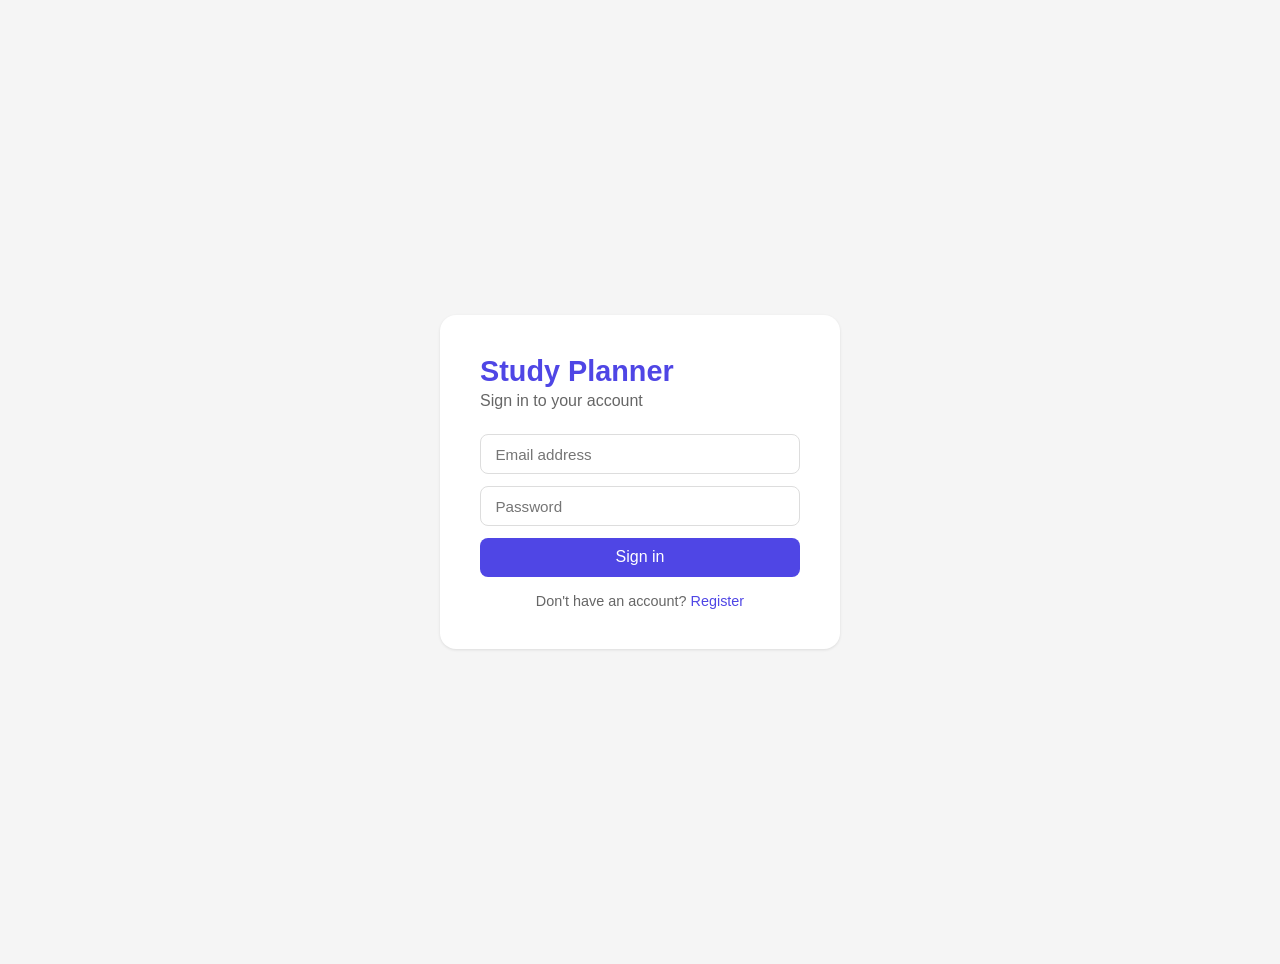
<file: templates/login.html>
<!DOCTYPE html>
<html lang="en">
<head>
    <meta charset="UTF-8">
    <meta name="viewport" content="width=device-width, initial-scale=1.0">
    <title>Login — Study Planner</title>
    <link rel="stylesheet" href="/static/css/style.css">
</head>
<body>
    <div class="auth-wrapper">
        <div class="auth-card">
            <h1>Study Planner</h1>
            <p class="auth-subtitle">Sign in to your account</p>
            <div id="auth-error" class="auth-error" style="display:none"></div>
            <div class="auth-form">
                <input type="email" id="email" placeholder="Email address" />
                <input type="password" id="password" placeholder="Password" />
                <button onclick="login()">Sign in</button>
            </div>
            <p class="auth-switch">Don't have an account? <a href="/register">Register</a></p>
        </div>
    </div>
    <script>
        async function login() {
            const email = document.getElementById('email').value.trim();
            const password = document.getElementById('password').value;
            const error = document.getElementById('auth-error');
            if (!email || !password) {
                error.textContent = 'Please fill in all fields';
                error.style.display = 'block';
                return;
            }
            const res = await fetch('/api/login', {
                method: 'POST',
                headers: { 'Content-Type': 'application/json' },
                credentials: 'include',
                body: JSON.stringify({ email, password })
            });
            const data = await res.json();
            if (res.ok) {
                window.location.href = '/';
            } else {
                error.textContent = data.error;
                error.style.display = 'block';
            }
        }
        document.addEventListener('keydown', e => { if (e.key === 'Enter') login(); });
    </script>
</body>
</html>
</file>
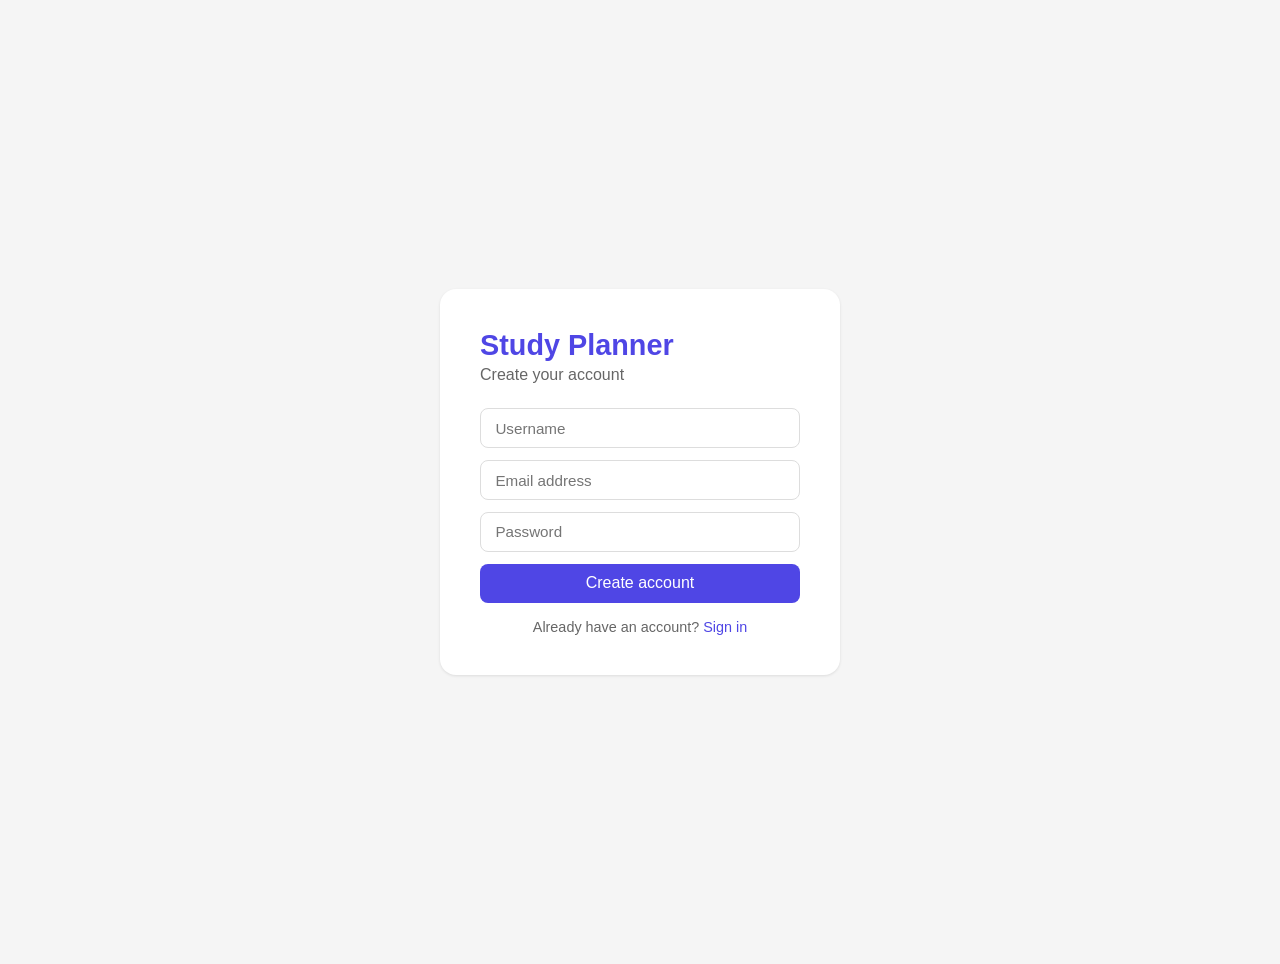
<file: templates/register.html>
<!DOCTYPE html>
<html lang="en">
<head>
    <meta charset="UTF-8">
    <meta name="viewport" content="width=device-width, initial-scale=1.0">
    <title>Register — Study Planner</title>
    <link rel="stylesheet" href="/static/css/style.css">
</head>
<body>
    <div class="auth-wrapper">
        <div class="auth-card">
            <h1>Study Planner</h1>
            <p class="auth-subtitle">Create your account</p>
            <div id="auth-error" class="auth-error" style="display:none"></div>
            <div class="auth-form">
                <input type="text" id="username" placeholder="Username" />
                <input type="email" id="email" placeholder="Email address" />
                <input type="password" id="password" placeholder="Password" />
                <button onclick="register()">Create account</button>
            </div>
            <p class="auth-switch">Already have an account? <a href="/login">Sign in</a></p>
        </div>
    </div>
    <script>
        async function register() {
            const username = document.getElementById('username').value.trim();
            const email = document.getElementById('email').value.trim();
            const password = document.getElementById('password').value;
            const error = document.getElementById('auth-error');
            if (!username || !email || !password) {
                error.textContent = 'Please fill in all fields';
                error.style.display = 'block';
                return;
            }
            const res = await fetch('/api/register', {
                method: 'POST',
                headers: { 'Content-Type': 'application/json' },
                body: JSON.stringify({ username, email, password })
            });
            const data = await res.json();
            if (res.ok) {
                window.location.href = '/login';
            } else {
                error.textContent = data.error;
                error.style.display = 'block';
            }
        }
        document.addEventListener('keydown', e => { if (e.key === 'Enter') register(); });
    </script>
</body>
</html>
</file>
<file: static/css/style.css>
* {
    margin: 0;
    padding: 0;
    box-sizing: border-box;
}

body {
    font-family: -apple-system, BlinkMacSystemFont, 'Segoe UI', sans-serif;
    background: #f5f5f5;
    color: #333;
    padding: 2rem;
}

header {
    max-width: 800px;
    margin: 0 auto 2rem;
}

header h1 {
    font-size: 2rem;
    color: #4F46E5;
}

header p {
    color: #666;
    margin-top: 0.25rem;
}

main {
    max-width: 800px;
    margin: 0 auto;
    display: flex;
    flex-direction: column;
    gap: 1.5rem;
}

.card {
    background: white;
    border-radius: 12px;
    padding: 1.5rem;
    box-shadow: 0 1px 3px rgba(0,0,0,0.1);
}

.card h2 {
    font-size: 1.1rem;
    margin-bottom: 1rem;
    color: #111;
}

.form-row {
    display: flex;
    flex-wrap: wrap;
    gap: 0.75rem;
    align-items: center;
}

input[type="text"],
input[type="number"],
input[type="date"],
select {
    padding: 0.5rem 0.75rem;
    border: 1px solid #ddd;
    border-radius: 8px;
    font-size: 0.95rem;
    flex: 1;
    min-width: 150px;
}

input[type="color"] {
    width: 42px;
    height: 38px;
    border: 1px solid #ddd;
    border-radius: 8px;
    cursor: pointer;
    padding: 2px;
}

button {
    padding: 0.5rem 1.25rem;
    background: #4F46E5;
    color: white;
    border: none;
    border-radius: 8px;
    font-size: 0.95rem;
    cursor: pointer;
}

button:hover {
    background: #4338CA;
}

.session-item {
    display: flex;
    justify-content: space-between;
    align-items: center;
    padding: 0.75rem;
    border-radius: 8px;
    margin-bottom: 0.5rem;
    background: #f9f9f9;
    border-left: 4px solid #4F46E5;
}

.session-info {
    display: flex;
    flex-direction: column;
    gap: 0.2rem;
}

.session-subject {
    font-weight: 500;
    font-size: 0.95rem;
}

.session-meta {
    font-size: 0.82rem;
    color: #666;
}

.delete-btn {
    background: none;
    color: #999;
    font-size: 1.1rem;
    padding: 0.25rem 0.5rem;
}

.delete-btn:hover {
    background: none;
    color: #e53e3e;
}

.empty {
    color: #999;
    font-size: 0.9rem;
}

.stats-grid {
    display: flex;
    gap: 1rem;
    margin-bottom: 1.5rem;
    flex-wrap: wrap;
}

.stat-card {
    flex: 1;
    min-width: 140px;
    background: #f5f5ff;
    border-radius: 10px;
    padding: 1rem;
    display: flex;
    flex-direction: column;
    gap: 0.25rem;
}

.stat-label {
    font-size: 0.8rem;
    color: #666;
    text-transform: uppercase;
    letter-spacing: 0.05em;
}

.stat-value {
    font-size: 1.6rem;
    font-weight: 600;
    color: #4F46E5;
}

.chart-container {
    position: relative;
    height: 280px;
}

.auth-wrapper {
    min-height: 100vh;
    display: flex;
    align-items: center;
    justify-content: center;
    background: #f5f5f5;
}

.auth-card {
    background: white;
    border-radius: 16px;
    padding: 2.5rem;
    width: 100%;
    max-width: 400px;
    box-shadow: 0 1px 3px rgba(0,0,0,0.1);
}

.auth-card h1 {
    font-size: 1.8rem;
    color: #4F46E5;
    margin-bottom: 0.25rem;
}

.auth-subtitle {
    color: #666;
    margin-bottom: 1.5rem;
}

.auth-form {
    display: flex;
    flex-direction: column;
    gap: 0.75rem;
    margin-bottom: 1rem;
}

.auth-form input {
    width: 100%;
    padding: 0.65rem 0.9rem;
    border: 1px solid #ddd;
    border-radius: 8px;
    font-size: 0.95rem;
}

.auth-form button {
    width: 100%;
    padding: 0.65rem;
    font-size: 1rem;
}

.auth-error {
    background: #fff0f0;
    color: #c53030;
    padding: 0.6rem 0.9rem;
    border-radius: 8px;
    font-size: 0.9rem;
    margin-bottom: 1rem;
}

.auth-switch {
    text-align: center;
    font-size: 0.9rem;
    color: #666;
}

.auth-switch a {
    color: #4F46E5;
    text-decoration: none;
    font-weight: 500;
}

.header-row {
    display: flex;
    justify-content: space-between;
    align-items: center;
}

.header-actions {
    display: flex;
    align-items: center;
    gap: 1rem;
}

.welcome-text {
    font-size: 0.9rem;
    color: #666;
}

.logout-btn {
    background: none;
    color: #4F46E5;
    border: 1px solid #4F46E5;
    padding: 0.4rem 1rem;
    font-size: 0.9rem;
}

.logout-btn:hover {
    background: #4F46E5;
    color: white;
}

.goal-item {
    margin-bottom: 1rem;
}

.goal-header {
    display: flex;
    justify-content: space-between;
    align-items: center;
    margin-bottom: 0.4rem;
}

.goal-subject {
    font-size: 0.9rem;
    font-weight: 500;
    color: var(--text, #333);
}

.goal-meta {
    font-size: 0.82rem;
    color: #666;
}

.progress-bar-bg {
    height: 10px;
    background: #eee;
    border-radius: 99px;
    overflow: hidden;
}

.progress-bar-fill {
    height: 100%;
    border-radius: 99px;
    transition: width 0.4s ease;
}

.goal-complete .progress-bar-fill {
    background: #22c55e !important;
}

.pomodoro-wrapper {
    display: flex;
    flex-direction: column;
    align-items: center;
    gap: 1.25rem;
}

.pomodoro-select-row {
    width: 100%;
    max-width: 300px;
}

.pomodoro-select-row select {
    width: 100%;
}

.pomodoro-display {
    text-align: center;
}

#pomodoro-mode {
    font-size: 0.85rem;
    text-transform: uppercase;
    letter-spacing: 0.1em;
    color: #666;
    margin-bottom: 0.5rem;
}

#pomodoro-time {
    font-size: 5rem;
    font-weight: 600;
    color: #4F46E5;
    font-variant-numeric: tabular-nums;
    line-height: 1;
}

#pomodoro-count {
    font-size: 0.85rem;
    color: #999;
    margin-top: 0.5rem;
}

.pomodoro-controls {
    display: flex;
    gap: 0.75rem;
}

.pomodoro-controls button {
    min-width: 100px;
}

#btn-reset {
    background: none;
    color: #4F46E5;
    border: 1px solid #4F46E5;
}

#btn-reset:hover {
    background: #4F46E5;
    color: white;
}

.pomodoro-message {
    font-size: 0.9rem;
    color: #22c55e;
    font-weight: 500;
    min-height: 1.2em;
    text-align: center;
}

#pomodoro-time.break {
    color: #22c55e;
}

.heatmap-container {
    display: flex;
    gap: 3px;
    overflow-x: auto;
    padding-bottom: 0.5rem;
}

.heatmap-week {
    display: flex;
    flex-direction: column;
    gap: 3px;
}

.heatmap-day {
    width: 14px;
    height: 14px;
    border-radius: 3px;
    background: #eee;
    cursor: pointer;
    transition: transform 0.1s;
    position: relative;
}

.heatmap-day:hover {
    transform: scale(1.3);
}

.heatmap-legend {
    display: flex;
    align-items: center;
    gap: 4px;
    margin-top: 0.75rem;
    justify-content: flex-end;
}

.legend-box {
    width: 14px;
    height: 14px;
    border-radius: 3px;
}

.heatmap-tooltip {
    position: fixed;
    background: #333;
    color: white;
    padding: 4px 8px;
    border-radius: 6px;
    font-size: 0.78rem;
    pointer-events: none;
    z-index: 100;
    white-space: nowrap;
    display: none;
}

.exams-grid {
    display: grid;
    grid-template-columns: repeat(auto-fill, minmax(160px, 1fr));
    gap: 12px;
}

.exam-card {
    border-radius: var(--radius, 10px);
    padding: 1rem;
    display: flex;
    flex-direction: column;
    gap: 0.25rem;
    border: 0.5px solid #eee;
}

.exam-subject {
    font-size: 0.9rem;
    font-weight: 500;
    color: #333;
}

.exam-date {
    font-size: 0.8rem;
    color: #666;
}

.exam-days {
    font-size: 2rem;
    font-weight: 600;
    line-height: 1.1;
    margin-top: 0.25rem;
}

.exam-days-label {
    font-size: 0.78rem;
    color: #666;
}

.urgent { background: #fff0f0; }
.urgent .exam-days { color: #e53e3e; }

.soon { background: #fffbeb; }
.soon .exam-days { color: #d97706; }

.ok { background: #f0fdf4; }
.ok .exam-days { color: #16a34a; }

.modal-overlay {
    position: fixed;
    top: 0; left: 0;
    width: 100%; height: 100%;
    background: rgba(0,0,0,0.4);
    display: flex;
    align-items: center;
    justify-content: center;
    z-index: 1000;
}

.modal-card {
    background: white;
    border-radius: 16px;
    padding: 2rem;
    width: 100%;
    max-width: 400px;
    box-shadow: 0 4px 24px rgba(0,0,0,0.15);
}

.modal-card h2 {
    margin-bottom: 1.25rem;
    font-size: 1.1rem;
}

.subject-edit-btn {
    background: none;
    border: 1px solid #ddd;
    color: #666;
    font-size: 0.78rem;
    padding: 0.2rem 0.6rem;
    border-radius: 6px;
    cursor: pointer;
    margin-left: 0.5rem;
}

.subject-edit-btn:hover {
    border-color: #4F46E5;
    color: #4F46E5;
    background: none;
}

.upload-row {
    display: flex;
    gap: 0.75rem;
    align-items: center;
    flex-wrap: wrap;
    margin-top: 0.5rem;
}

.upload-label {
    display: inline-flex;
    align-items: center;
    justify-content: center;
    padding: 0.5rem 1.25rem;
    border: 1.5px dashed #4F46E5;
    border-radius: 8px;
    color: #4F46E5;
    cursor: pointer;
    font-size: 0.9rem;
    background: #f5f3ff;
    min-width: 180px;
}

.upload-label:hover {
    background: #ede9fe;
}
</file>
